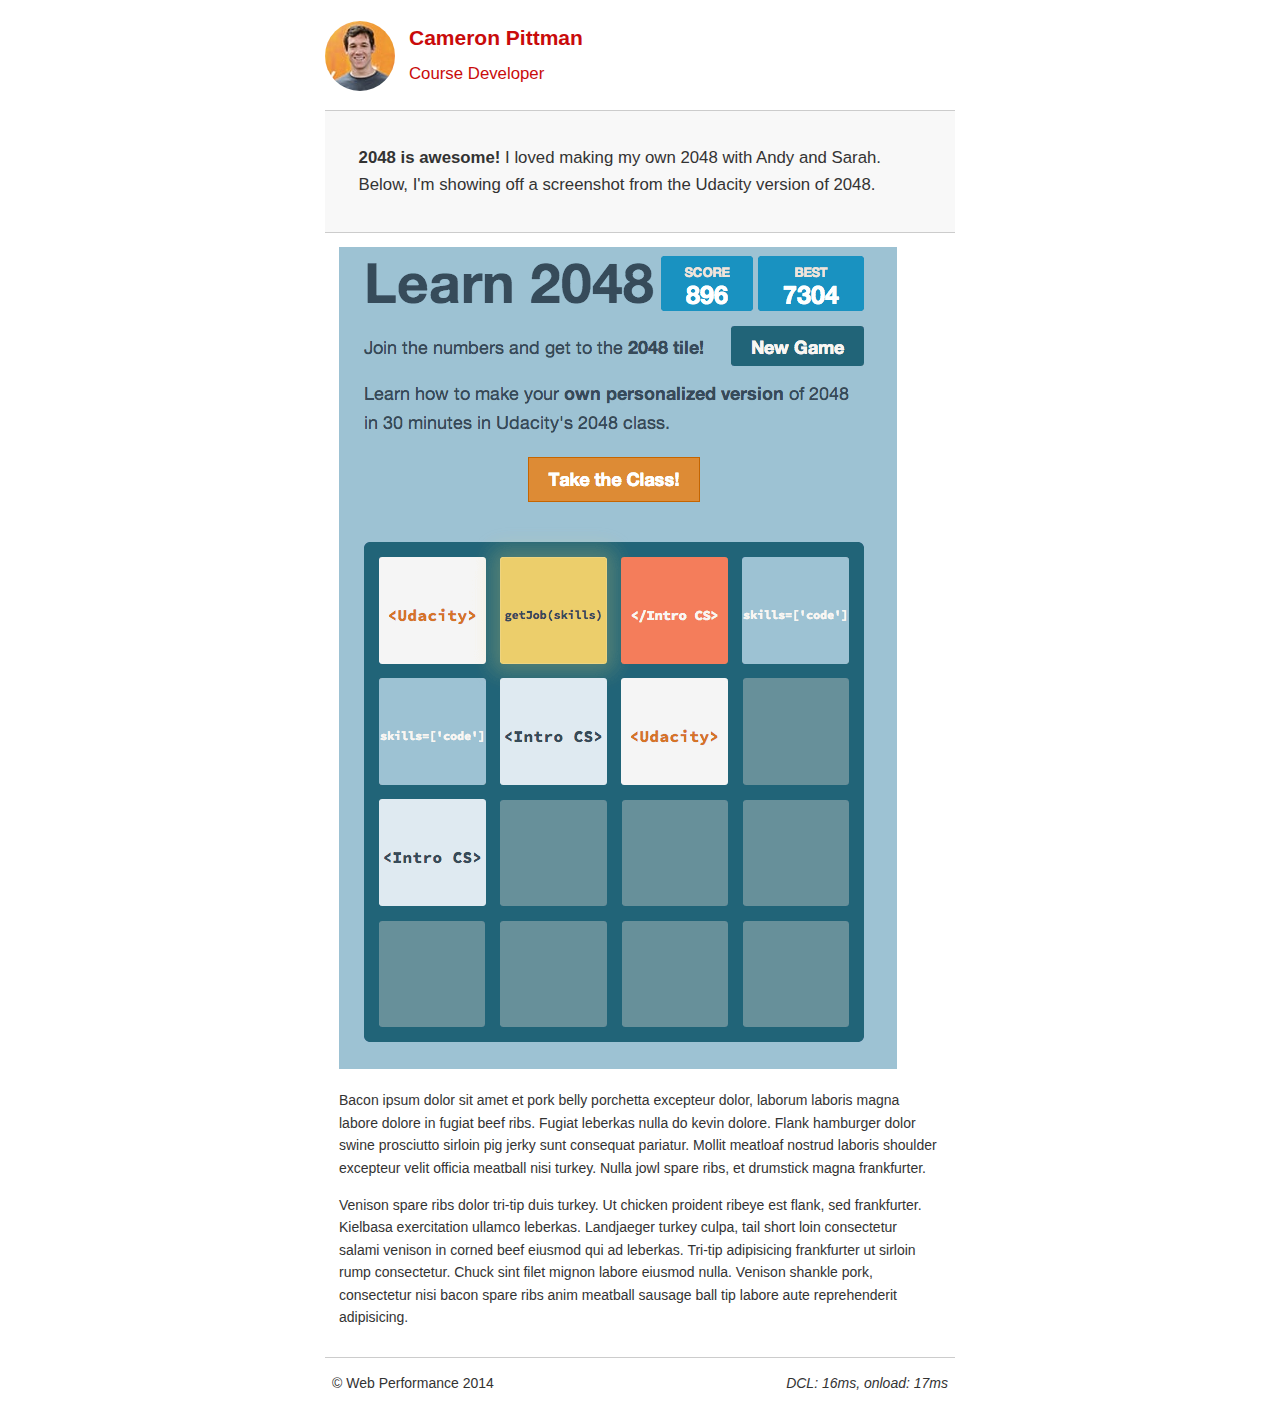
<file: project-2048.html>
<!DOCTYPE html>
<html lang="en">
  <head>
    <meta charset="utf-8">
    <meta name="viewport" content="width=device-width, initial-scale=1">
    <meta name="description" content=" FILL ME IN ">
    <meta name="author" content=" FILL ME IN ">
    <title>Cameron Pittman: Portfolio</title>

    <!-- Hmm, what is the impact of web fonts on speed? Measure it... -->
    <!-- <link href="//fonts.googleapis.com/css?family=Open+Sans:400,700" rel="stylesheet"> -->

    <link href="css/style.css" rel="stylesheet">
    <link href="css/print.css" rel="stylesheet">

    <script>
      (function(w,g){w['GoogleAnalyticsObject']=g;
      w[g]=w[g]||function(){(w[g].q=w[g].q||[]).push(arguments)};w[g].l=1*new Date();})(window,'ga');

      // Optional TODO: replace with your Google Analytics profile ID.
      ga('create', 'UA-XXXX-Y');
      ga('send', 'pageview');
    </script>
    <script src="//www.google-analytics.com/analytics.js"></script>
    <script src="js/perfmatters.js"></script>
  </head>

  <body>
    <header>
      <a href="/"><img src="img/profilepic.jpg"></a>
      <p>Cameron Pittman<br><span>Course Developer</span></p>
    </header>

    <div class="container">
      <div class="hero">
        <strong>2048 is awesome!</strong> I loved making my own 2048 with Andy and Sarah. Below, I'm showing off a screenshot from the Udacity version of 2048.
      </div>

      <div class="content">

        <img class="img-responsive" src="img/2048.png">

        <p>Bacon ipsum dolor sit amet et pork belly porchetta excepteur dolor, laborum laboris magna labore dolore in fugiat beef ribs. Fugiat leberkas nulla do kevin dolore. Flank hamburger dolor swine prosciutto sirloin pig jerky sunt consequat pariatur. Mollit meatloaf nostrud laboris shoulder excepteur velit officia meatball nisi turkey. Nulla jowl spare ribs, et drumstick magna frankfurter.</p>

        <p>Venison spare ribs dolor tri-tip duis turkey. Ut chicken proident ribeye est flank, sed frankfurter. Kielbasa exercitation ullamco leberkas. Landjaeger turkey culpa, tail short loin consectetur salami venison in corned beef eiusmod qui ad leberkas. Tri-tip adipisicing frankfurter ut sirloin rump consectetur. Chuck sint filet mignon labore eiusmod nulla. Venison shankle pork, consectetur nisi bacon spare ribs anim meatball sausage ball tip labore aute reprehenderit adipisicing.</p>

    </div>

    <footer>
      <p>&copy; Web Performance 2014 <span id="crp-stats"></span></p>
    </footer>
  </body>
</html>
</file>
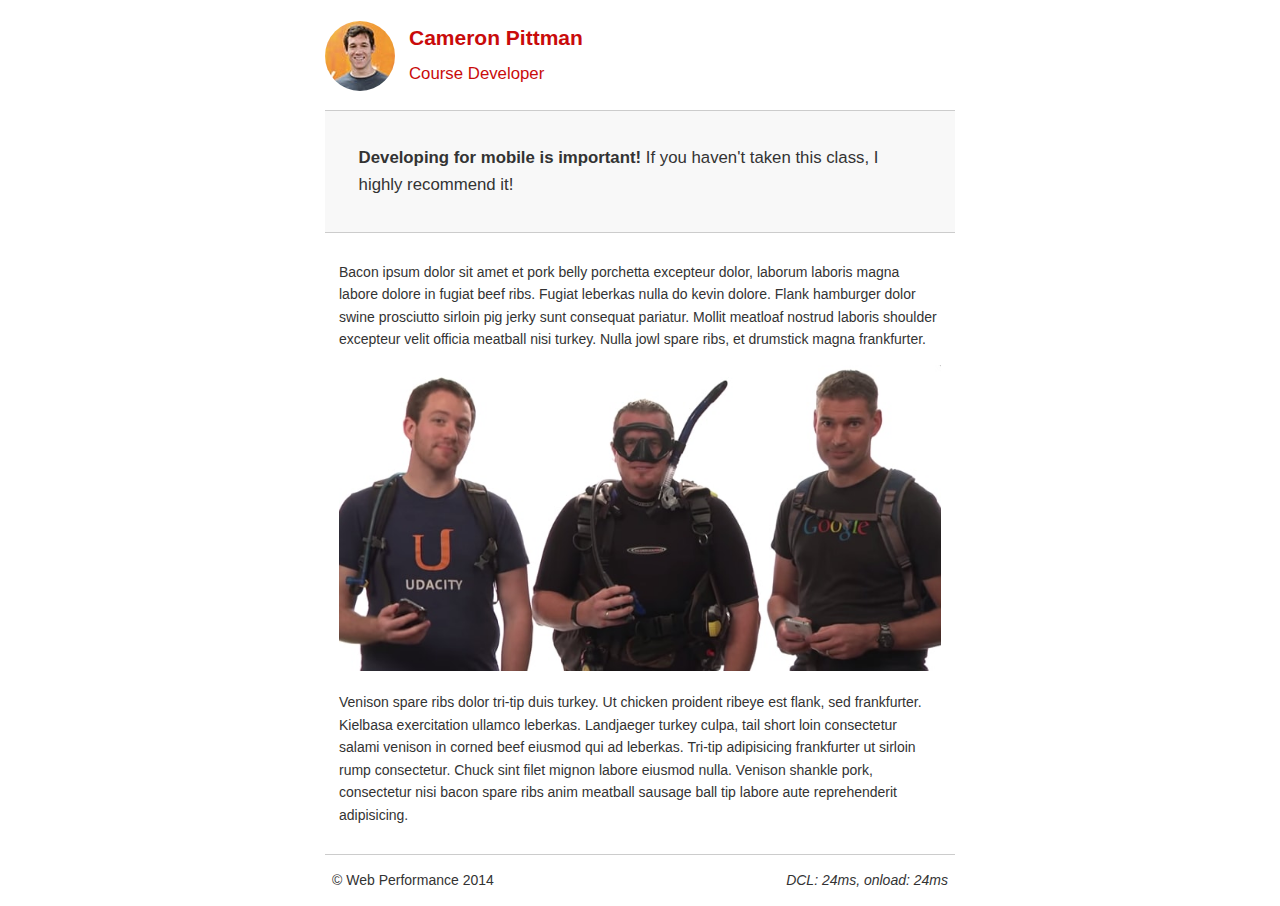
<file: project-mobile.html>
<!DOCTYPE html>
<html lang="en">
  <head>
    <meta charset="utf-8">
    <meta name="viewport" content="width=device-width, initial-scale=1">
    <meta name="description" content=" FILL ME IN ">
    <meta name="author" content=" FILL ME IN ">
    <title>Cameron Pitman: Portfolio</title>

    <!-- Hmm, what is the impact of web fonts on speed? Measure it... -->
    <!-- <link href="//fonts.googleapis.com/css?family=Open+Sans:400,700" rel="stylesheet"> -->

    <link href="css/style.css" rel="stylesheet">
    <link href="css/print.css" rel="stylesheet">

    <script>
      (function(w,g){w['GoogleAnalyticsObject']=g;
      w[g]=w[g]||function(){(w[g].q=w[g].q||[]).push(arguments)};w[g].l=1*new Date();})(window,'ga');

      // Optional TODO: replace with your Google Analytics profile ID.
      ga('create', 'UA-XXXX-Y');
      ga('send', 'pageview');
    </script>
    <script src="http://www.google-analytics.com/analytics.js"></script>
    <script async src="js/perfmatters.js"></script>
  </head>

  <body>
    <header>
      <a href="/"><img src="img/profilepic.jpg"></a>
      <p>Cameron Pittman<br><span>Course Developer</span></p>
    </header>

    <div class="container">
      <div class="hero">
        <strong>Developing for mobile is important!</strong> If you haven't taken this class, I highly recommend it!
      </div>

      <div class="content">

        <p>Bacon ipsum dolor sit amet et pork belly porchetta excepteur dolor, laborum laboris magna labore dolore in fugiat beef ribs. Fugiat leberkas nulla do kevin dolore. Flank hamburger dolor swine prosciutto sirloin pig jerky sunt consequat pariatur. Mollit meatloaf nostrud laboris shoulder excepteur velit officia meatball nisi turkey. Nulla jowl spare ribs, et drumstick magna frankfurter.</p>

        <img src="img/mobilewebdev.jpg">

        <p>Venison spare ribs dolor tri-tip duis turkey. Ut chicken proident ribeye est flank, sed frankfurter. Kielbasa exercitation ullamco leberkas. Landjaeger turkey culpa, tail short loin consectetur salami venison in corned beef eiusmod qui ad leberkas. Tri-tip adipisicing frankfurter ut sirloin rump consectetur. Chuck sint filet mignon labore eiusmod nulla. Venison shankle pork, consectetur nisi bacon spare ribs anim meatball sausage ball tip labore aute reprehenderit adipisicing.</p>

    </div>

    <footer>
      <p>&copy; Web Performance 2014 <span id="crp-stats"></span></p>
    </footer>
  </body>
</html>
</file>
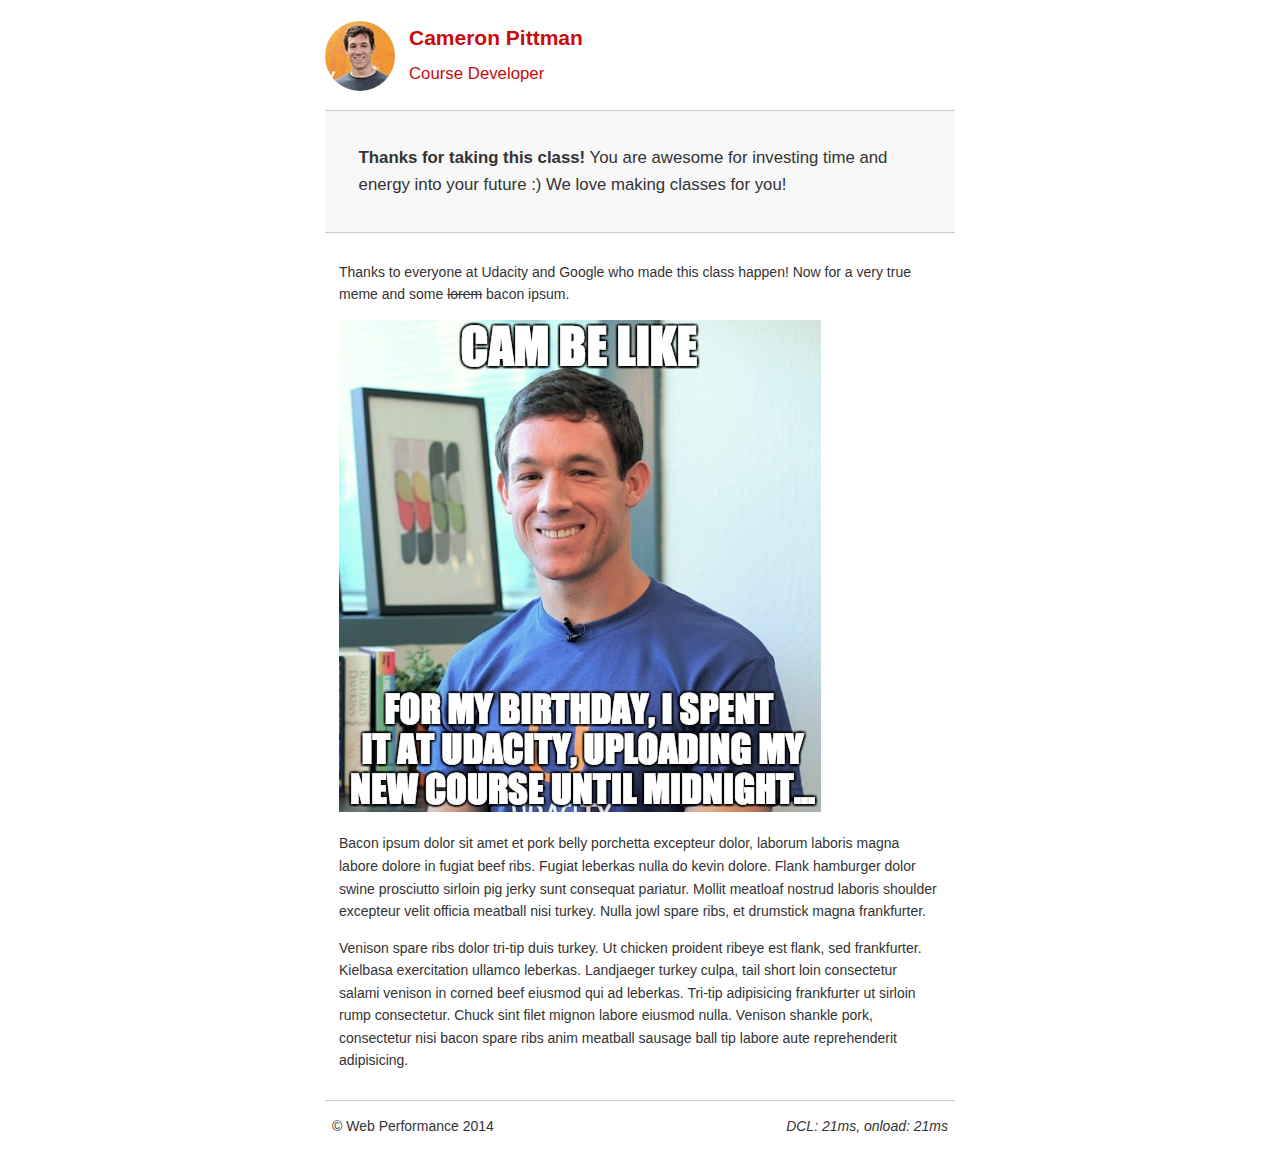
<file: project-webperf.html>
<!DOCTYPE html>
<html lang="en">
  <head>
    <meta charset="utf-8">
    <meta name="viewport" content="width=device-width, initial-scale=1">
    <meta name="description" content=" FILL ME IN ">
    <meta name="author" content=" FILL ME IN ">
    <title>Cameron Pittman: Portfolio</title>

    <!-- Hmm, what is the impact of web fonts on speed? Measure it... -->
    <!-- <link href="//fonts.googleapis.com/css?family=Open+Sans:400,700" rel="stylesheet"> -->

    <link href="css/style.css" rel="stylesheet">
    <link href="css/print.css" rel="stylesheet">

    <script>
      (function(w,g){w['GoogleAnalyticsObject']=g;
      w[g]=w[g]||function(){(w[g].q=w[g].q||[]).push(arguments)};w[g].l=1*new Date();})(window,'ga');

      // Optional TODO: replace with your Google Analytics profile ID.
      ga('create', 'UA-XXXX-Y');
      ga('send', 'pageview');
    </script>
    <script src="http://www.google-analytics.com/analytics.js"></script>
    <script async src="js/perfmatters.js"></script>
  </head>

  <body>
    <header>
      <a href="/"><img src="img/profilepic.jpg"></a>
      <p>Cameron Pittman<br><span>Course Developer</span></p>
    </header>

    <div class="container">
      <div class="hero">
        <strong>Thanks for taking this class!</strong> You are awesome for investing time and energy into your future :) We love making classes for you!
      </div>

      <div class="content">

        <p>Thanks to everyone at Udacity and Google who made this class happen! Now for a very true meme and some <strike>lorem</strike> bacon ipsum.</p>

        <img src="img/cam_be_like.jpg">

        <p>Bacon ipsum dolor sit amet et pork belly porchetta excepteur dolor, laborum laboris magna labore dolore in fugiat beef ribs. Fugiat leberkas nulla do kevin dolore. Flank hamburger dolor swine prosciutto sirloin pig jerky sunt consequat pariatur. Mollit meatloaf nostrud laboris shoulder excepteur velit officia meatball nisi turkey. Nulla jowl spare ribs, et drumstick magna frankfurter.</p>

        <p>Venison spare ribs dolor tri-tip duis turkey. Ut chicken proident ribeye est flank, sed frankfurter. Kielbasa exercitation ullamco leberkas. Landjaeger turkey culpa, tail short loin consectetur salami venison in corned beef eiusmod qui ad leberkas. Tri-tip adipisicing frankfurter ut sirloin rump consectetur. Chuck sint filet mignon labore eiusmod nulla. Venison shankle pork, consectetur nisi bacon spare ribs anim meatball sausage ball tip labore aute reprehenderit adipisicing.</p>

    </div>

    <footer>
      <p>&copy; Web Performance 2014 <span id="crp-stats"></span></p>
    </footer>
  </body>
</html>
</file>
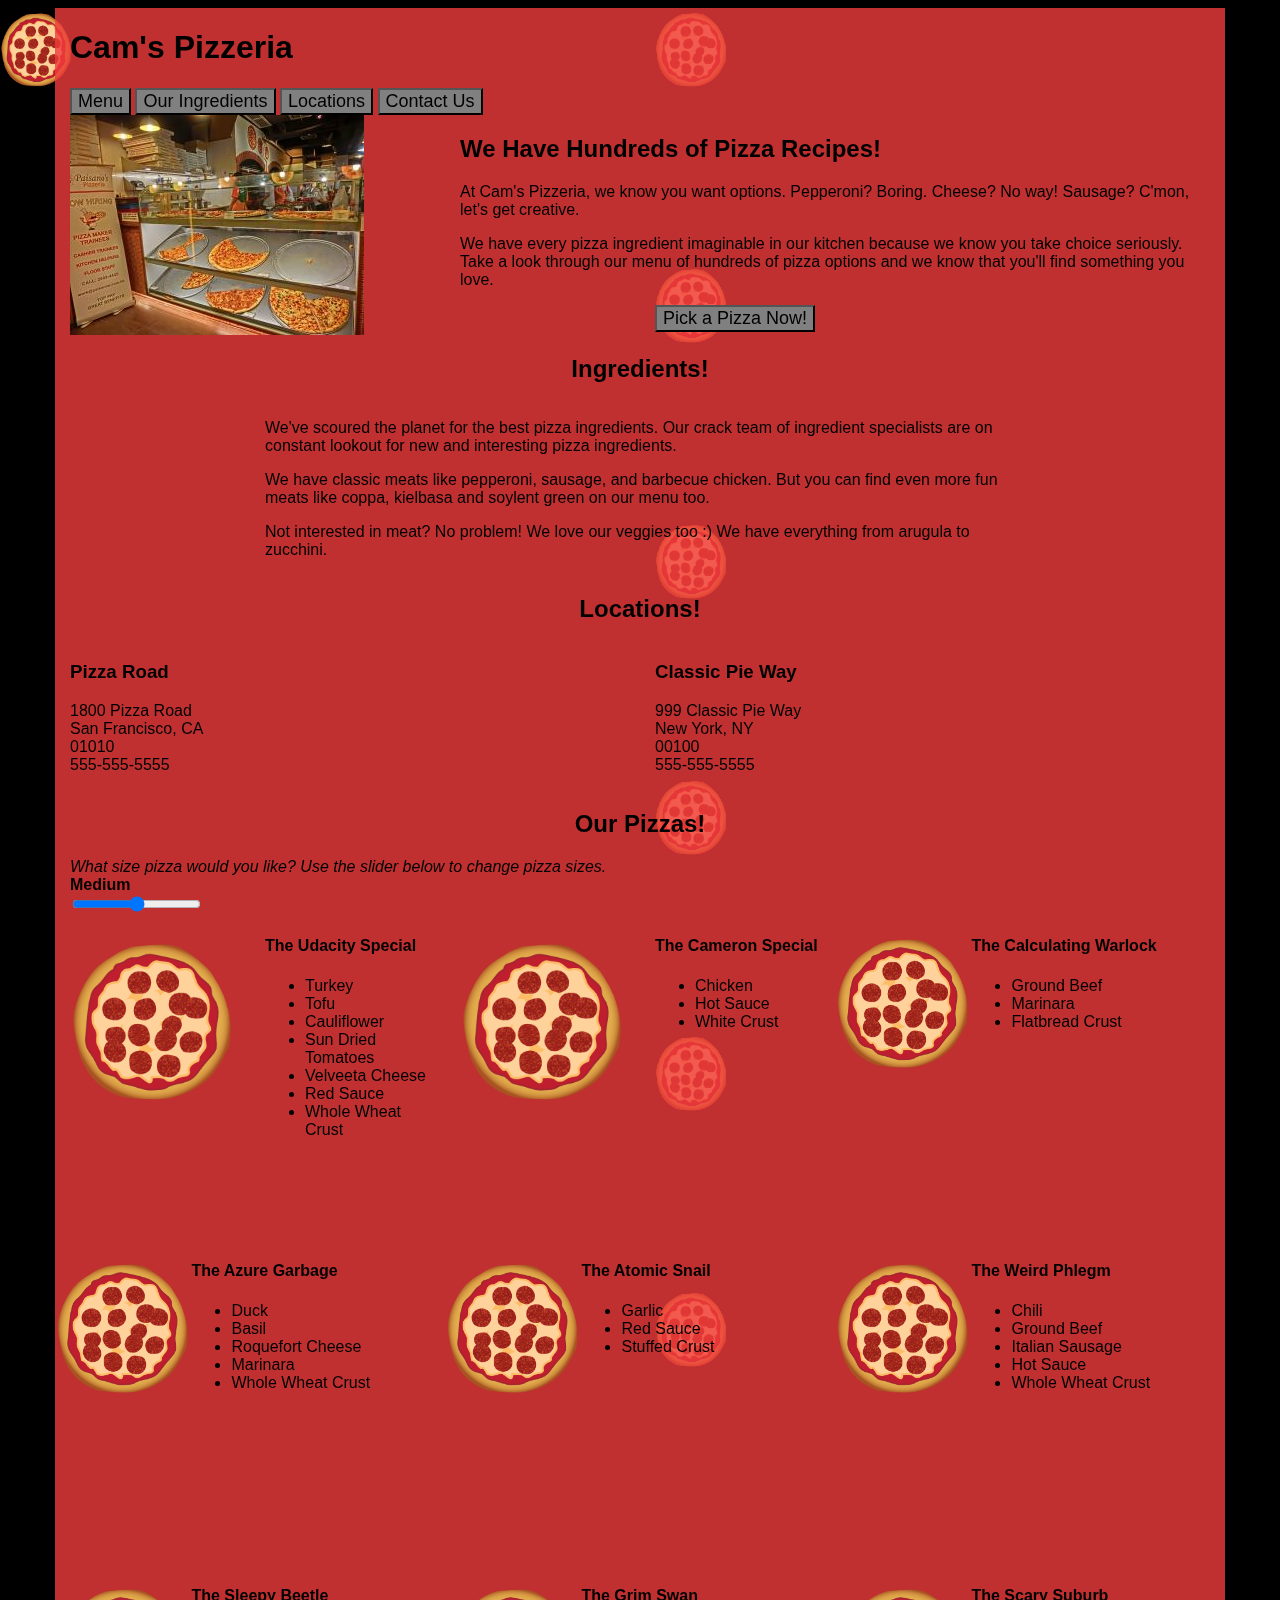
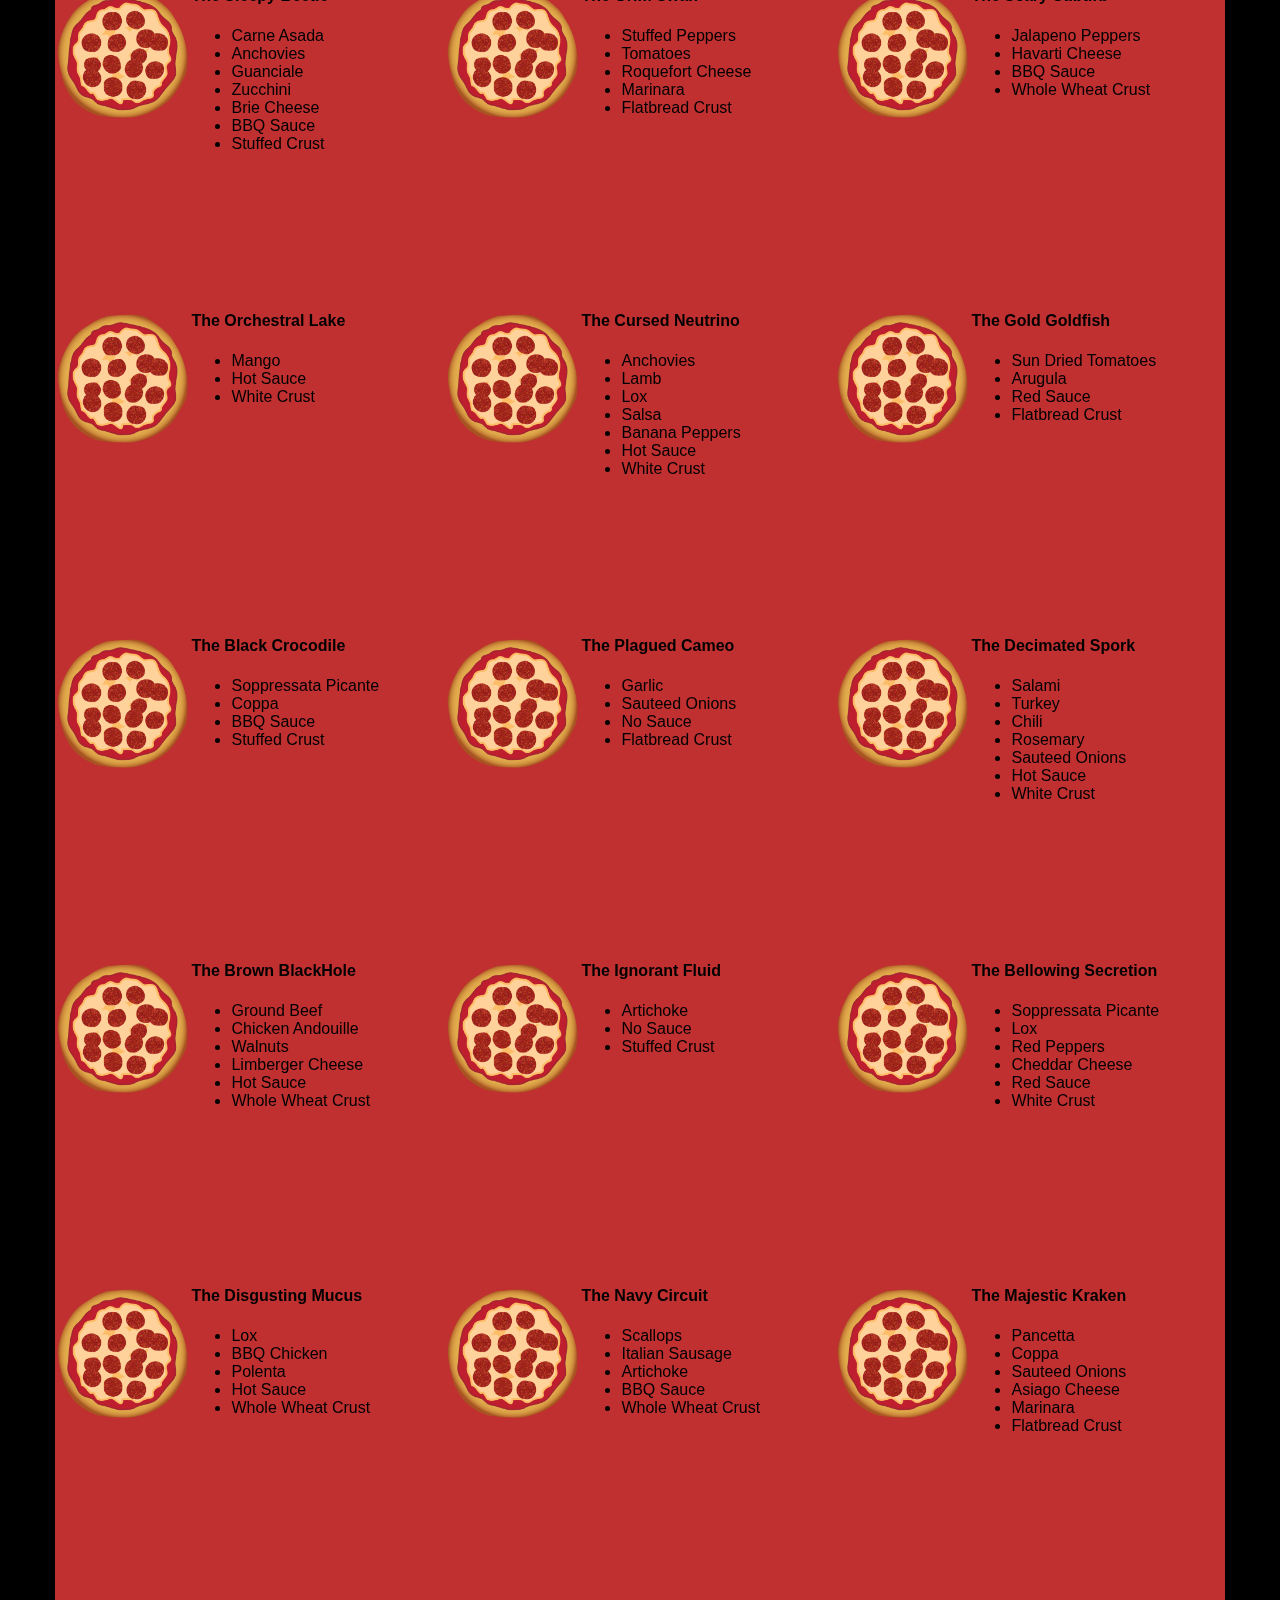
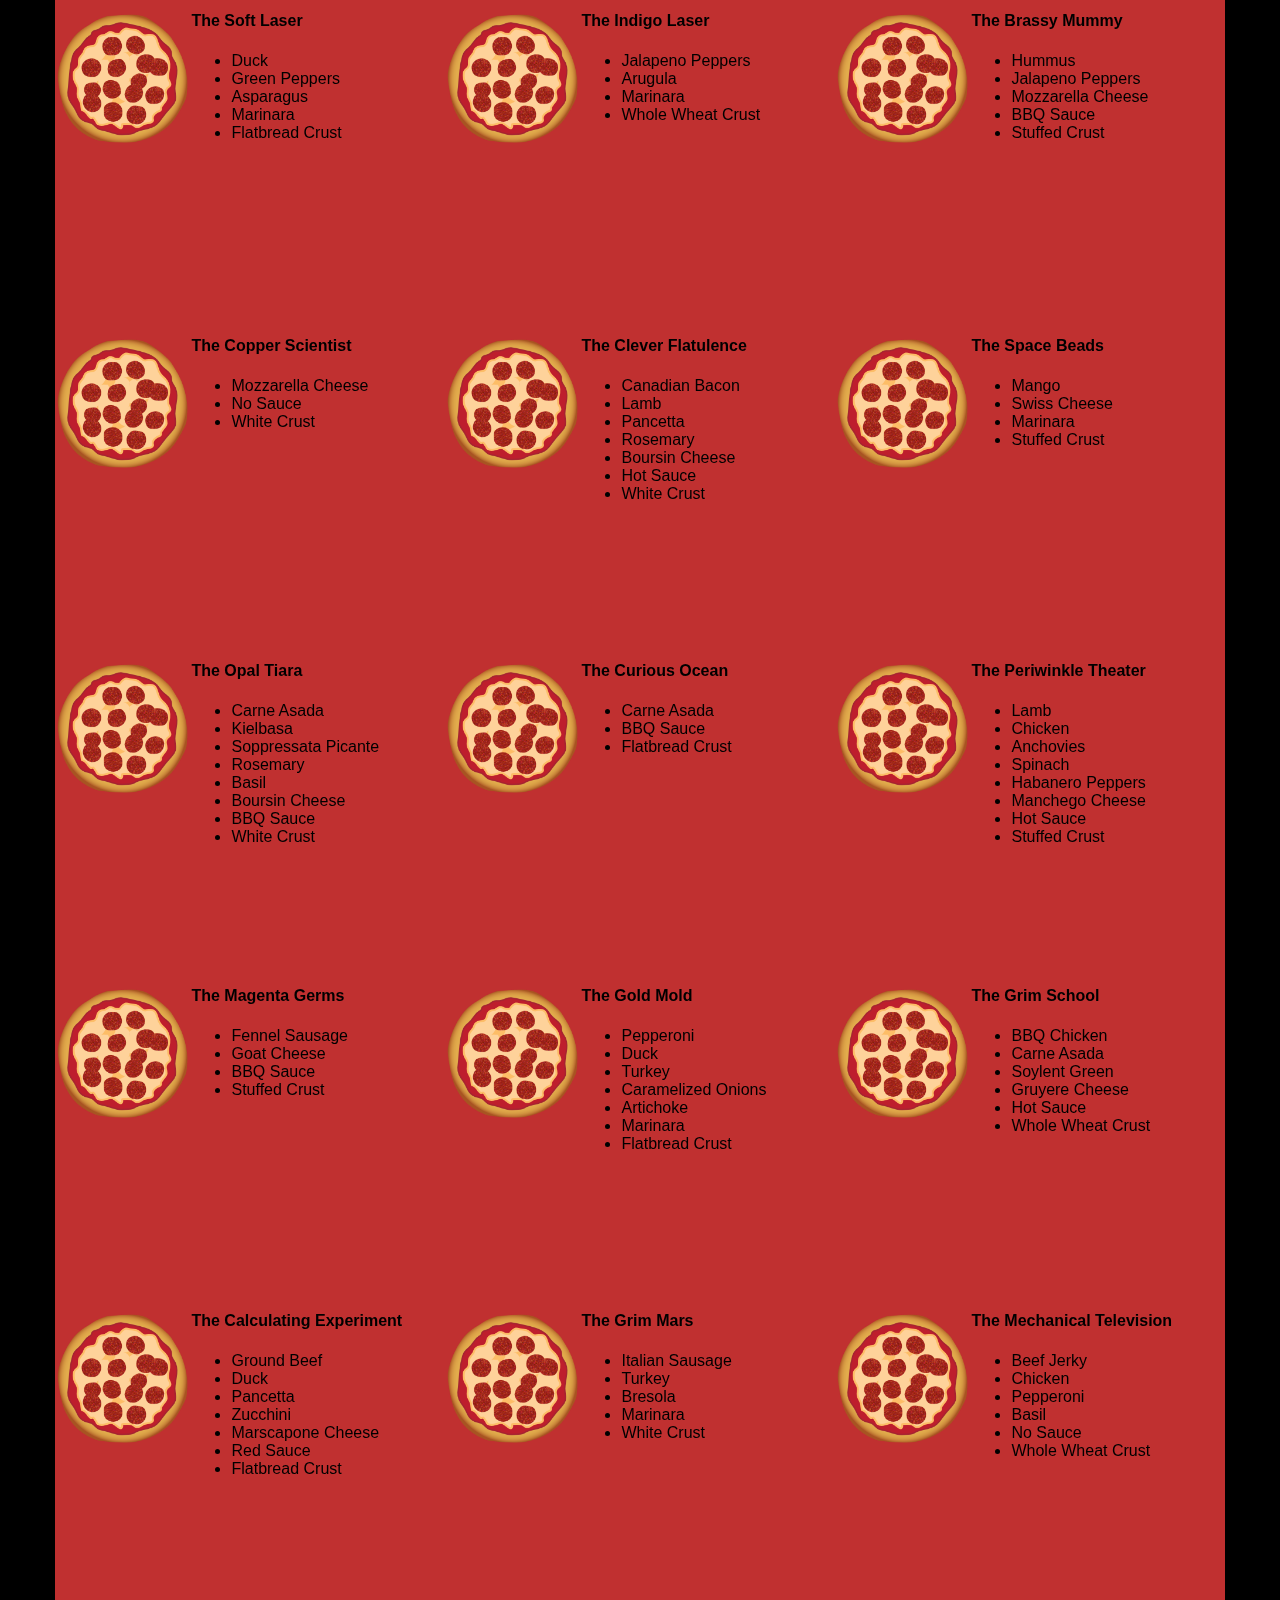
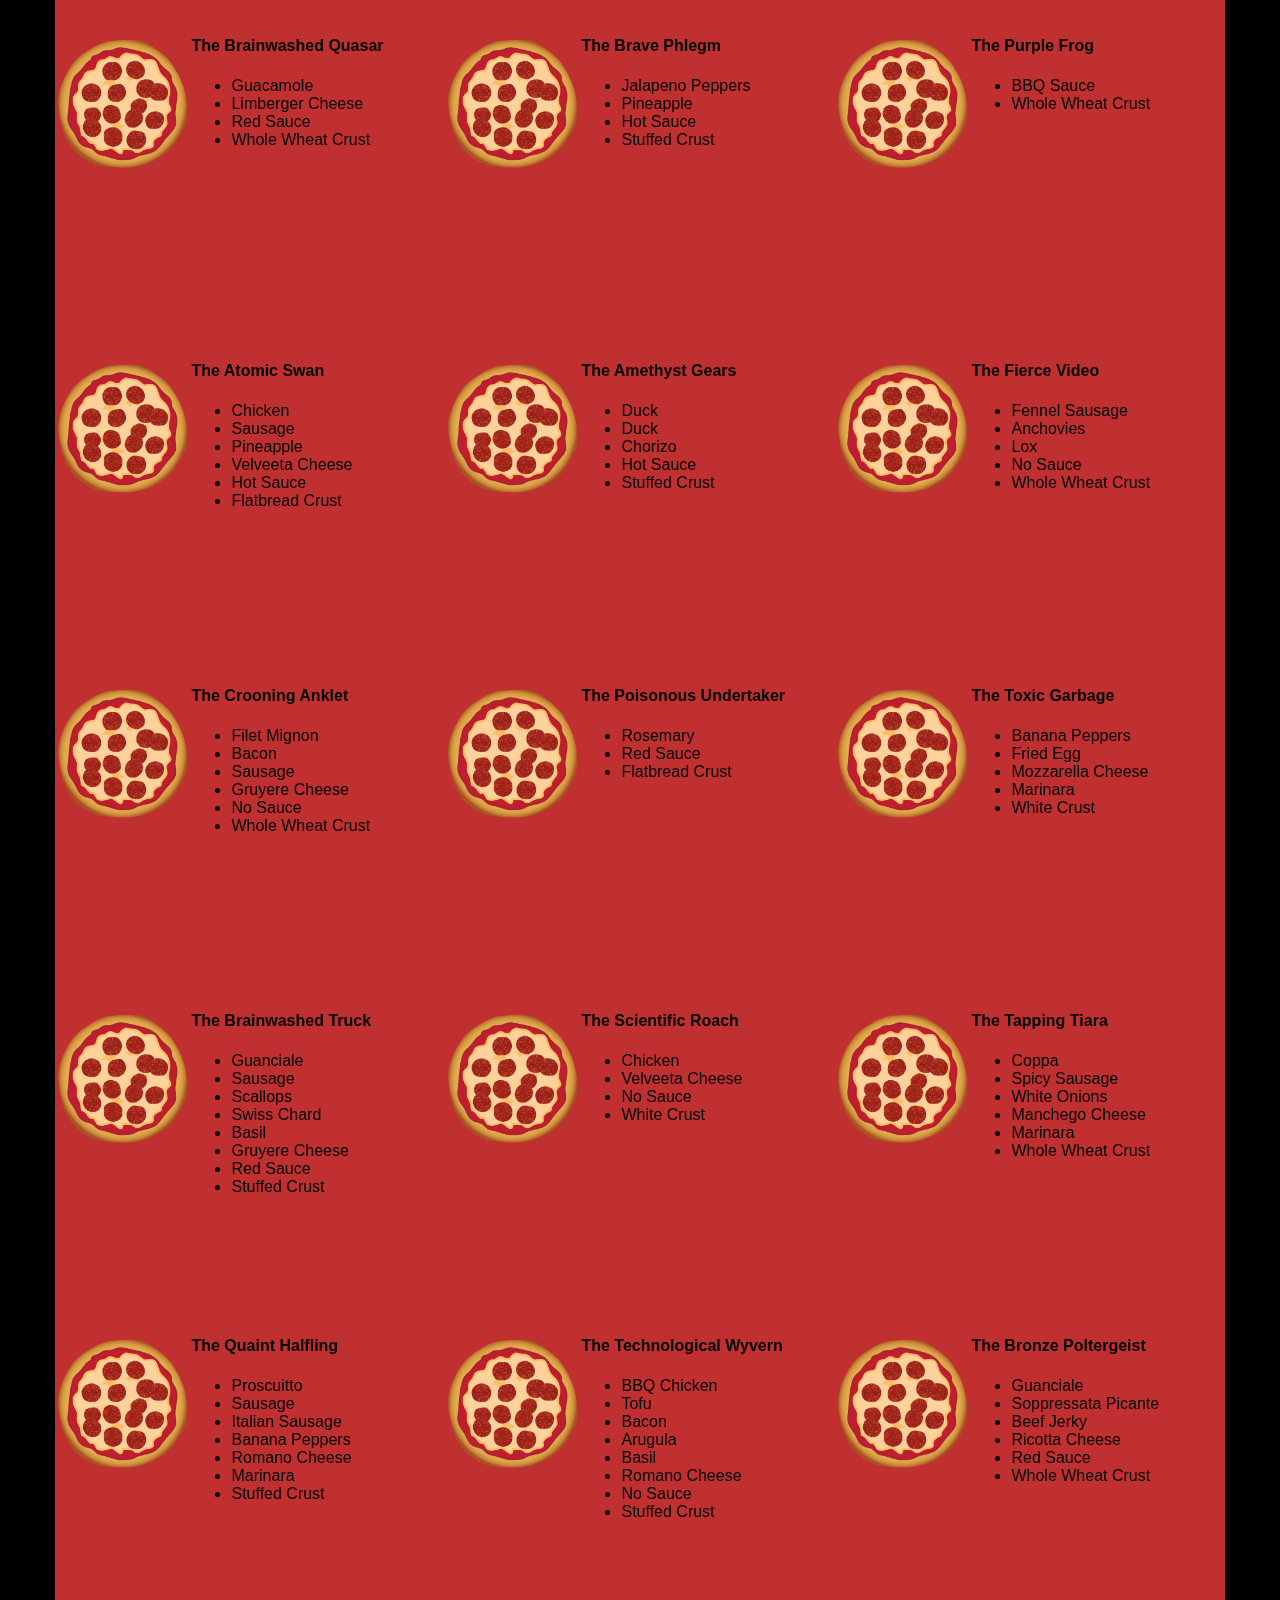
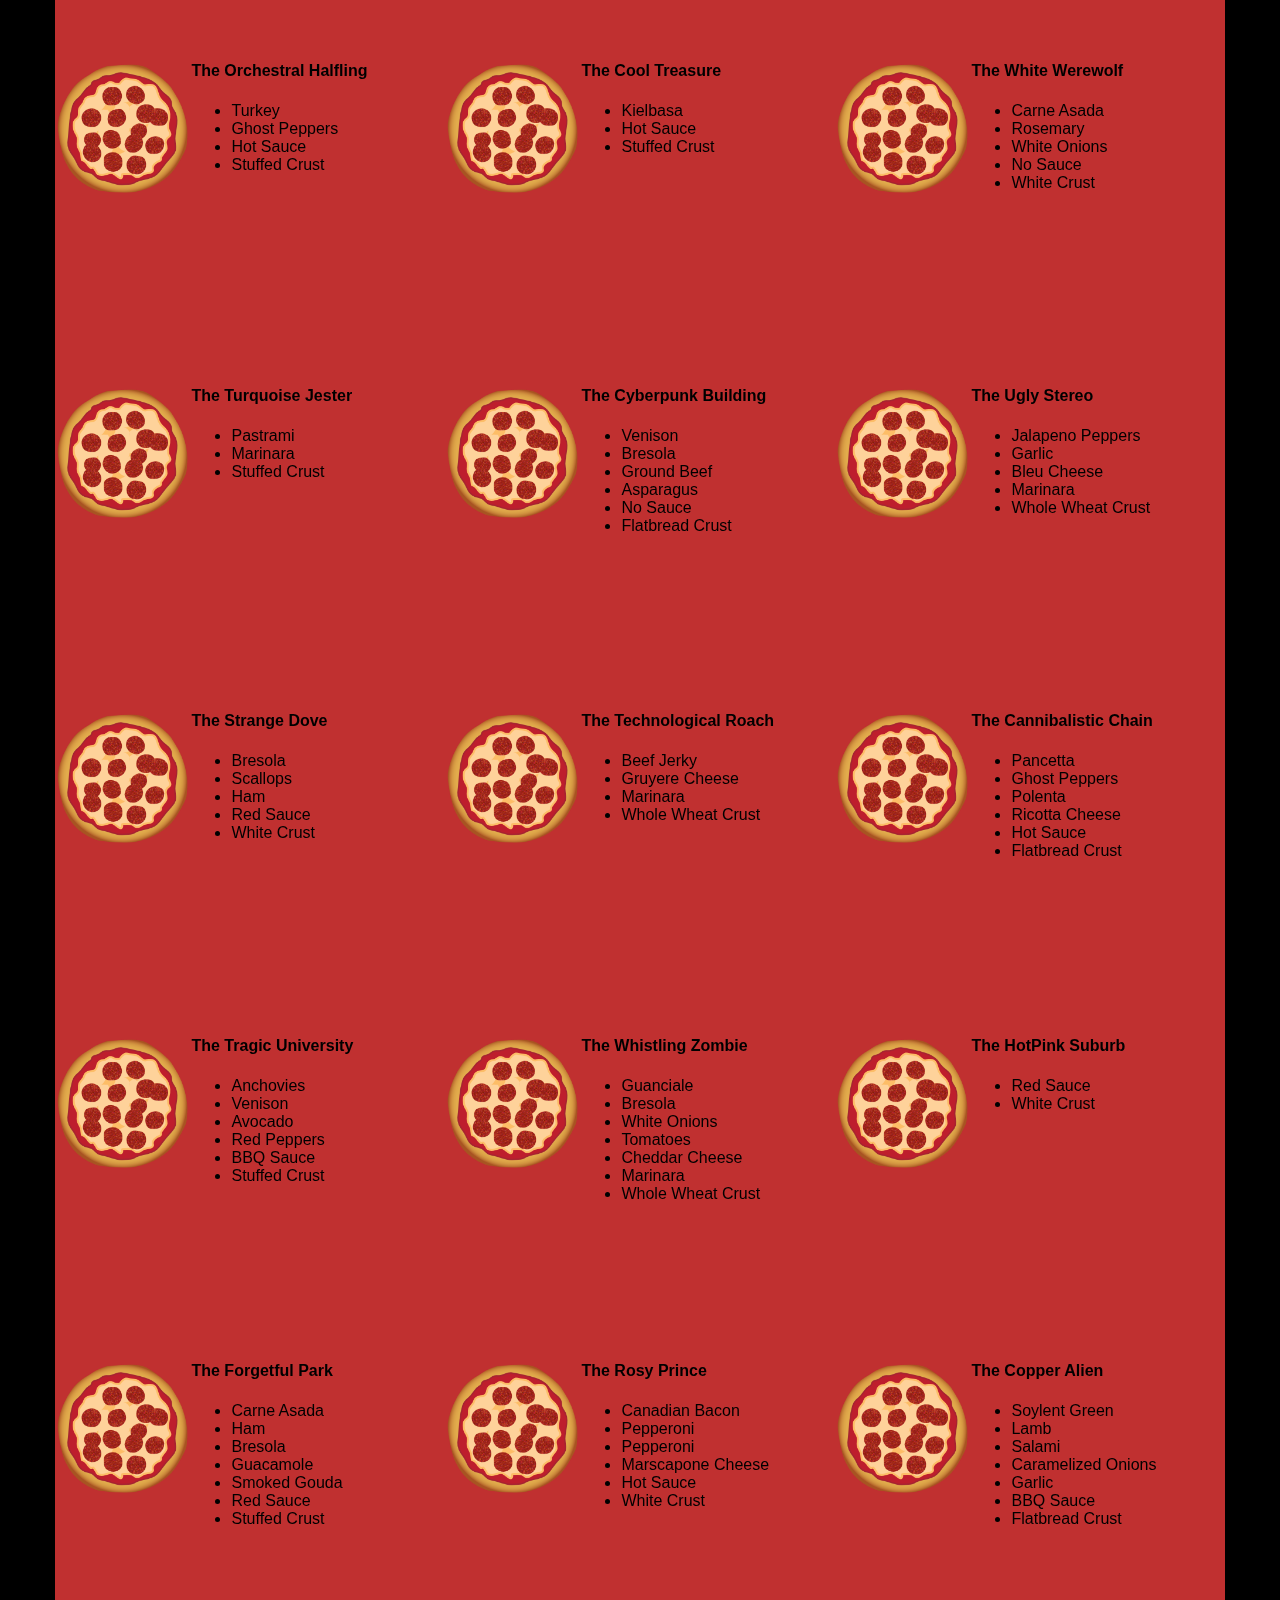
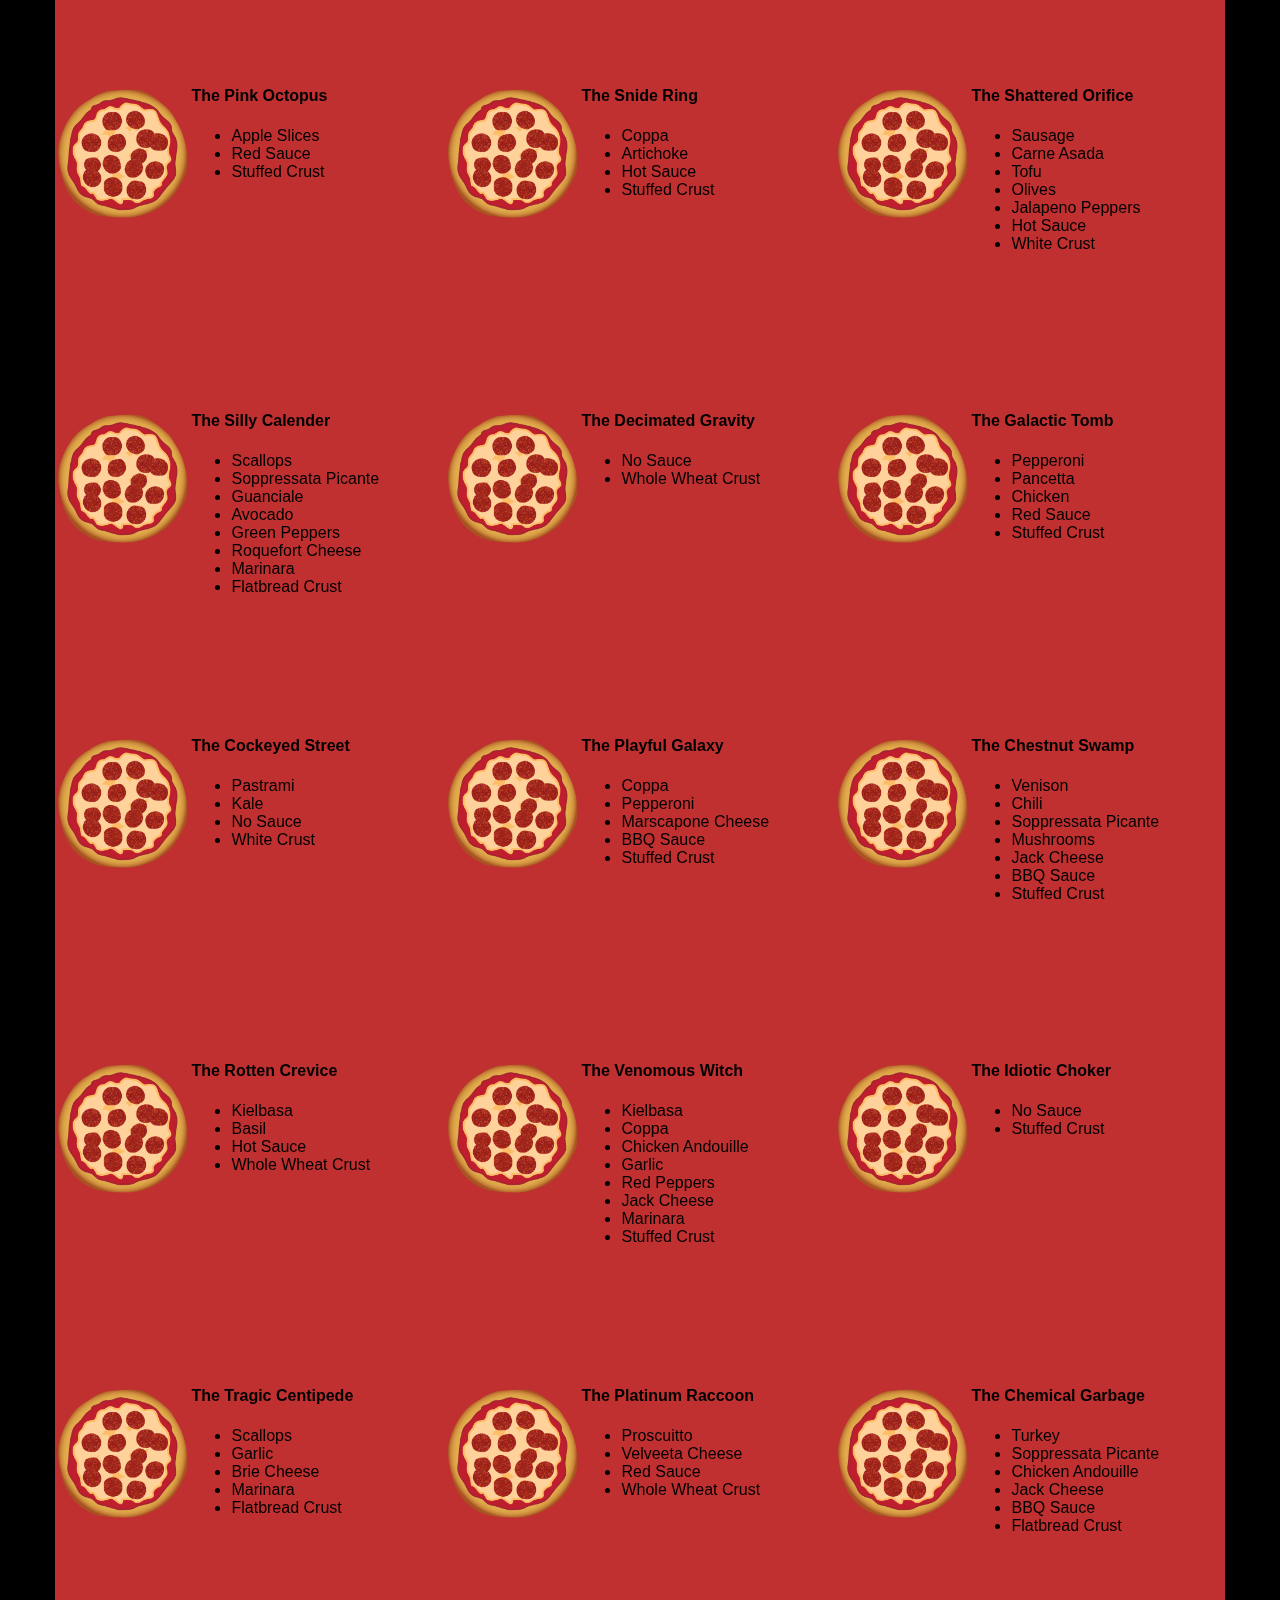
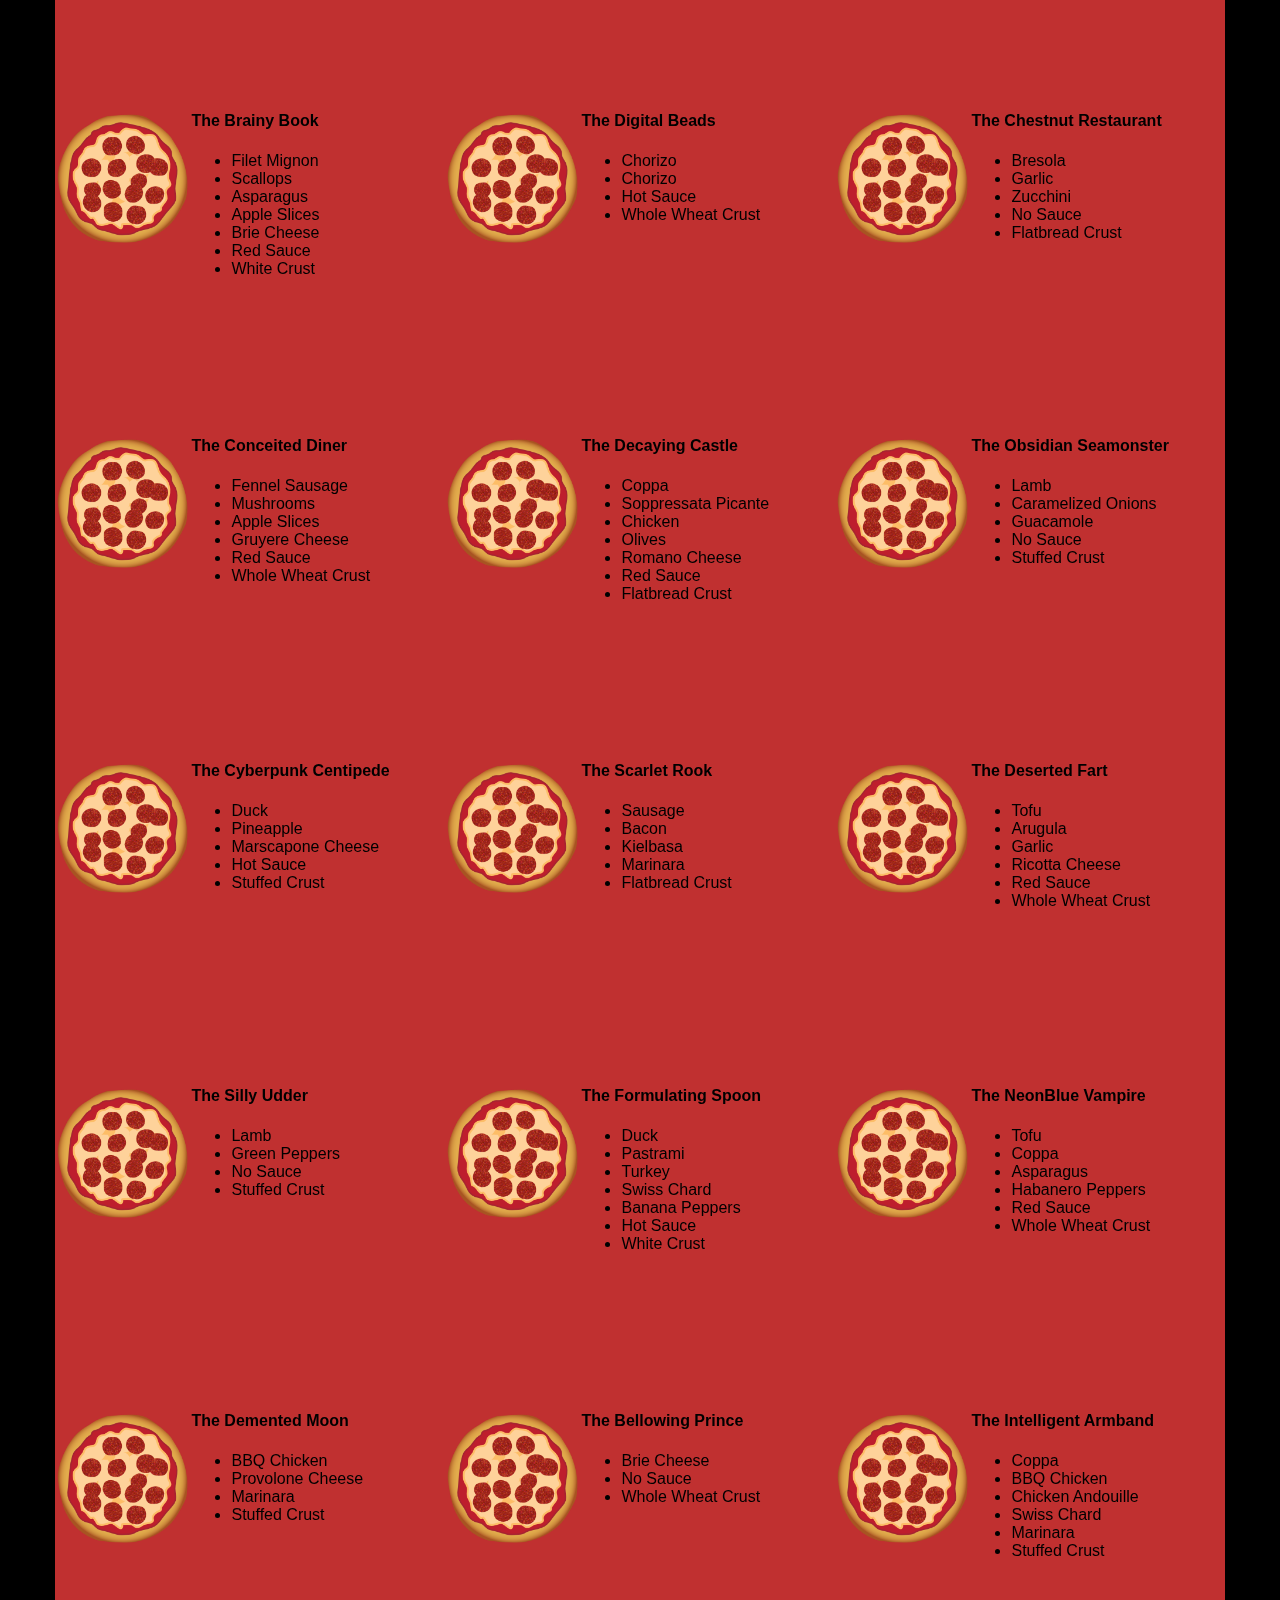
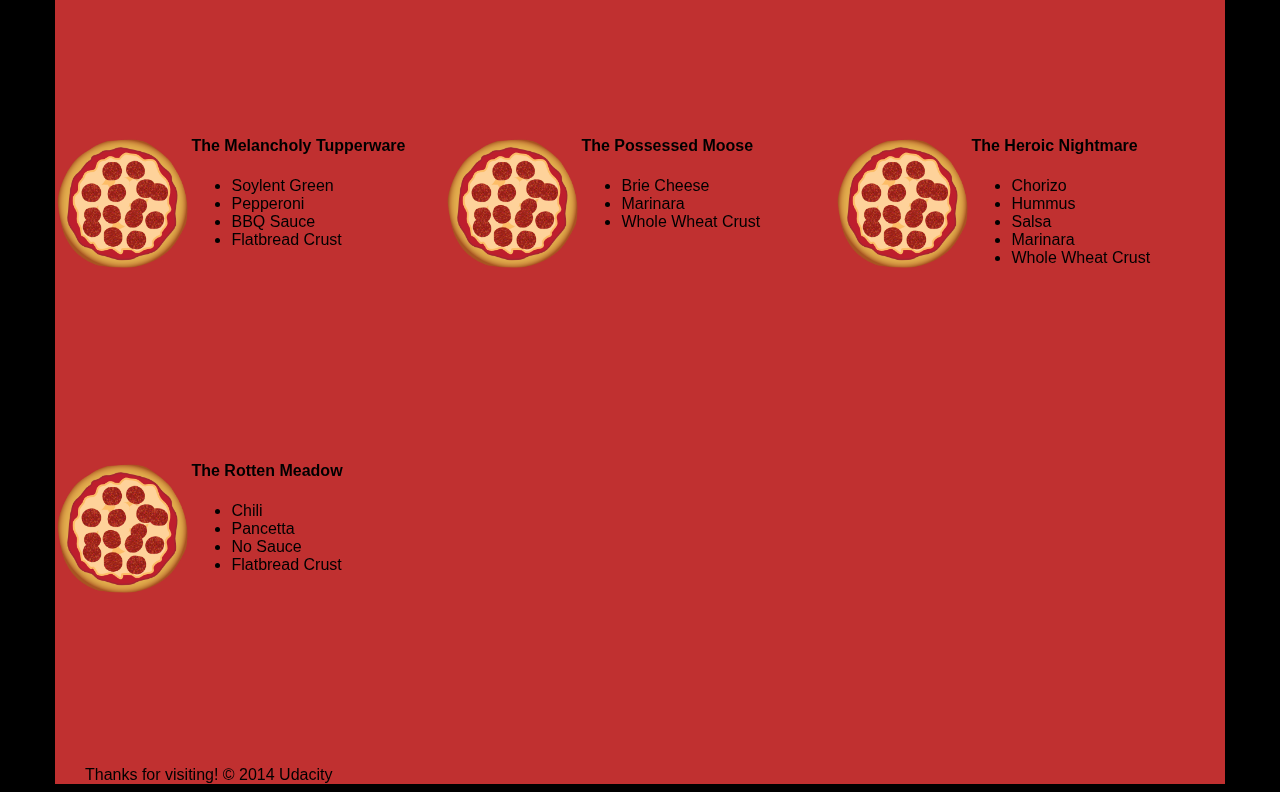
<file: views/pizza.html>
<!DOCTYPE HTML>
<html>
<head>
  <link rel="stylesheet" href="css/style.css">
  <link rel="stylesheet" href="css/bootstrap-grid.css">
</head>

<body>
  <div class="container">
    <div id="header" class="row">
      <div class="col-md-6">
        <div class="row">
          <div class="col-md-12">
            <h1>Cam's Pizzeria</h1>
            <div class="row">
              <div id="menu" class="col-md-12">
                <form action="#randomPizzas">
                  <input type="submit" value="Menu">
                </form>
                <form action="#ingredients">
                  <input type="submit" value="Our Ingredients">
                </form>
                <form action="#locations">
                  <input type="submit" value="Locations">
                </form>
                <form action="#" onsubmit="alert('Thanks for clicking! This button doesn\'t do anything because this is a fake pizzeria :\)')">
                  <input type="submit" value="Contact Us">
                </form>
              </div>
            </div>
          </div>
        </div>
      </div>
      <div id="movingPizzas1" class="col-md-6">
      </div>
    </div>
    <div id="callToAction" class="row">
      <div class="col-md-4">
        <img src="images/pizzeria-large-min.jpg" class="img-responsive"> <!-- Image credit to: http://commons.wikimedia.org/wiki/File:HK_TST_night_%E5%98%89%E8%98%AD%E9%81%93_Granville_Road_restaurant_Paisano's_Pizzeria_pizza_Dec-2013.JPG -->
      </div>
      <div class="col-md-8">
        <div class="row">
          <div class="col-md-12">
            <h2>We Have Hundreds of Pizza Recipes!</h2>
            <p>At Cam's Pizzeria, we know you want options. Pepperoni? Boring. Cheese? No way! Sausage? C'mon, let's get creative.</p>

            <p>We have every pizza ingredient imaginable in our kitchen because we know you take choice seriously. Take a look through our menu of hundreds of pizza options and we know that you'll find something you love.</p>
          </div>
        </div>
        <div class="row">
          <div class="col-md-6 col-md-push-3">
            <form action="#randomPizzas">
              <input type="submit" value="Pick a Pizza Now!">
            </form>
          </div>
        </div>
      </div>
    </div>
    <div id="ingredients" class="row">
      <div class="col-md-8 col-md-push-2">
        <div class="row">
          <div class="col-md-12 centered">
            <h2>Ingredients!</h2>
          </div>
        </div>
        <div class="row">
          <div class="col-md-12">
            <p>We've scoured the planet for the best pizza ingredients. Our crack team of ingredient specialists are on constant lookout for new and interesting pizza ingredients.</p>

            <p>We have classic meats like pepperoni, sausage, and barbecue chicken. But you can find even more fun meats like coppa, kielbasa and soylent green on our menu too.</p>

            <p>Not interested in meat? No problem! We love our veggies too :) We have everything from arugula to zucchini.</p>
          </div>
        </div>
      </div>
    </div>
    <div id="locations" class="row">
      <div class="col-md-12">
        <h2 style="text-align: center">Locations!</h2>
        <div class="row">
          <div class="col-md-6">
            <h3>Pizza Road</h3>
            <p>1800 Pizza Road<br>San Francisco, CA<br>01010<br>555-555-5555</p>
          </div>
          <div class="col-md-6">
            <h3>Classic Pie Way</h3>
            <p>999 Classic Pie Way<br>New York, NY<br>00100<br>555-555-5555</p>
          </div>
        </div>
      </div>
    </div>
    <div id="pizzaGenerator" class="row">
      <div class="col-md-12">
        <h2 style="text-align: center">Our Pizzas!</h2>
        <div class="row">
          <div class="col-md-12">
            <em>What size pizza would you like? Use the slider below to change pizza sizes.</em>
          </div>
          <div id="pizzaSize" class="col-md-6">Medium</div>
          <div class="col-md-12">
            <input id="sizeSlider" type="range" min="1" max="3" value="2" step="1" onchange="resizePizzas(this.value)"></input>
          </div>
        </div>
        <div id="randomPizzas" class="row">
          <div id="pizza0" class="randomPizzaContainer" style="width:33.33%;">
            <div class="col-md-6">
              <img src="images/pizza.png" class="img-responsive">
            </div>
            <div class="col-md-6">
              <h4>The Udacity Special</h4>
              <ul>
                <li>Turkey</li>
                <li>Tofu</li>
                <li>Cauliflower</li>
                <li>Sun Dried Tomatoes</li>
                <li>Velveeta Cheese</li>
                <li>Red Sauce</li>
                <li>Whole Wheat Crust</li>
              </ul>
            </div>
          </div>
          <div id="pizza1" class="randomPizzaContainer" style="width:33.33%;">
            <div class="col-md-6">
              <img src="images/pizza.png" class="img-responsive">
            </div>
            <div class="col-md-6">
              <h4>The Cameron Special</h4>
              <ul>
                <li>Chicken</li>
                <li>Hot Sauce</li>
                <li>White Crust</li>
              </ul>
            </div>
          </div>
        </div>
      </div>
    </div>
    <div id="footer" class="col-md-12">Thanks for visiting! &copy; 2014 Udacity</div>
  </div>
  <script type="text/javascript" src="js/main.js"></script>
</body>

</html>
</file>
<file: css/style.css>
html {
  font-size: 100%;
  overflow-y: scroll;
  -webkit-tap-highlight-color: rgba(0,0,0,0);
  -ms-text-size-adjust: 100%;
  -webkit-text-size-adjust: none;
}
body { margin: 0; font-size: 14px; line-height: 1.61; font-weight: 400; }
body, button, input, select, textarea { font-family: 'Open Sans', sans-serif; color: #333; }

a { color: #12C; }
a:visited { color: #61C; }
a:focus { outline: thin dotted; }
a:hover, a:active { color: #c00; outline: 0; }

b, strong { font-weight: bold; }
pre, code { font-family: monospace, monospace; font-size: 1em; }
ul, ol { margin: 1em 0; padding: 0 0 0 20px; }
img { border: 0; max-width: 100%; }

body { background: #fff; }
header, footer, .container { max-width: 45em; margin: 0 auto; }

header { padding: 0 0.5em; color: #C90B0B; }
header img { border-radius: 40px; float: left; }
header p { font-size:1.5em; font-weight: bold; padding-left: 4em;}
header p span { font-size: 0.8em; font-weight: normal;}

.hero { padding: 2em; background-color: #f8f8f8; font-size:1.2em;
  border-bottom: 1px solid #ccc;
  border-top: 1px solid #ccc;
}

.content { padding: 1em 1em; }
.content li { list-style-type: none; font-size: 1.1em;}
li img { float:left; padding-right: 1em; }
li p { font-size: 0.9em; font-style: italic; }

footer {
  padding: 0 0.5em;
  border-top: 1px solid #ccc;
}
footer span { float: right; font-style: italic; }

/* Smartphones (portrait) */
@media only screen and (max-width: 480px) {
  body { font-size: 12px;}
  header p { padding-left: 4.5em;}
}
</file>
<file: css/print.css>
@media print{*{background:0 0!important;color:#000!important;text-shadow:none!important;filter:none!important;-ms-filter:none!important}a,a:visited{color:#444!important;text-decoration:underline}a[href]:after{content:" (" attr(href) ")"}img,tr{page-break-inside:avoid}img{max-width:100%!important}@page{margin:.5cm}h2,h3,p{orphans:3;widows:3}h2,h3{page-break-after:avoid}}
</file>
<file: views/css/style.css>
/** {
  outline: 1px solid red !important;
}*/
*{-webkit-box-sizing:border-box;-moz-box-sizing:border-box;-box-sizing:border-box}body{font-family:"Trebuchet MS",Helvetica,sans-serif;background:#000}input{background:grey;font-size:18px}form{display:inline-block}.centered{text-align:center}#pizzaSize{font-weight:800}.mover{-webkit-transform:translateZ(0);transform:translateZ(0);will-change:transform;-webkit-transform:translate3d(0,0,0);transform:translate3d(0,0,0);position:fixed;height:100px;width:73.33px;z-index:-1;-webkit-backface-visibility:hidden;backface-visibility:hidden}.randomPizzaContainer{-webkit-transform:translateZ(0);transform:translateZ(0);will-change:transform;float:left;display:-webkit-box;display:-webkit-flex;display:-ms-flexbox;display:flex}.randomPizzaContainer:after{content:"";display:table;clear:both}.container{background-color:rgba(240,60,60,.8)}
</file>
